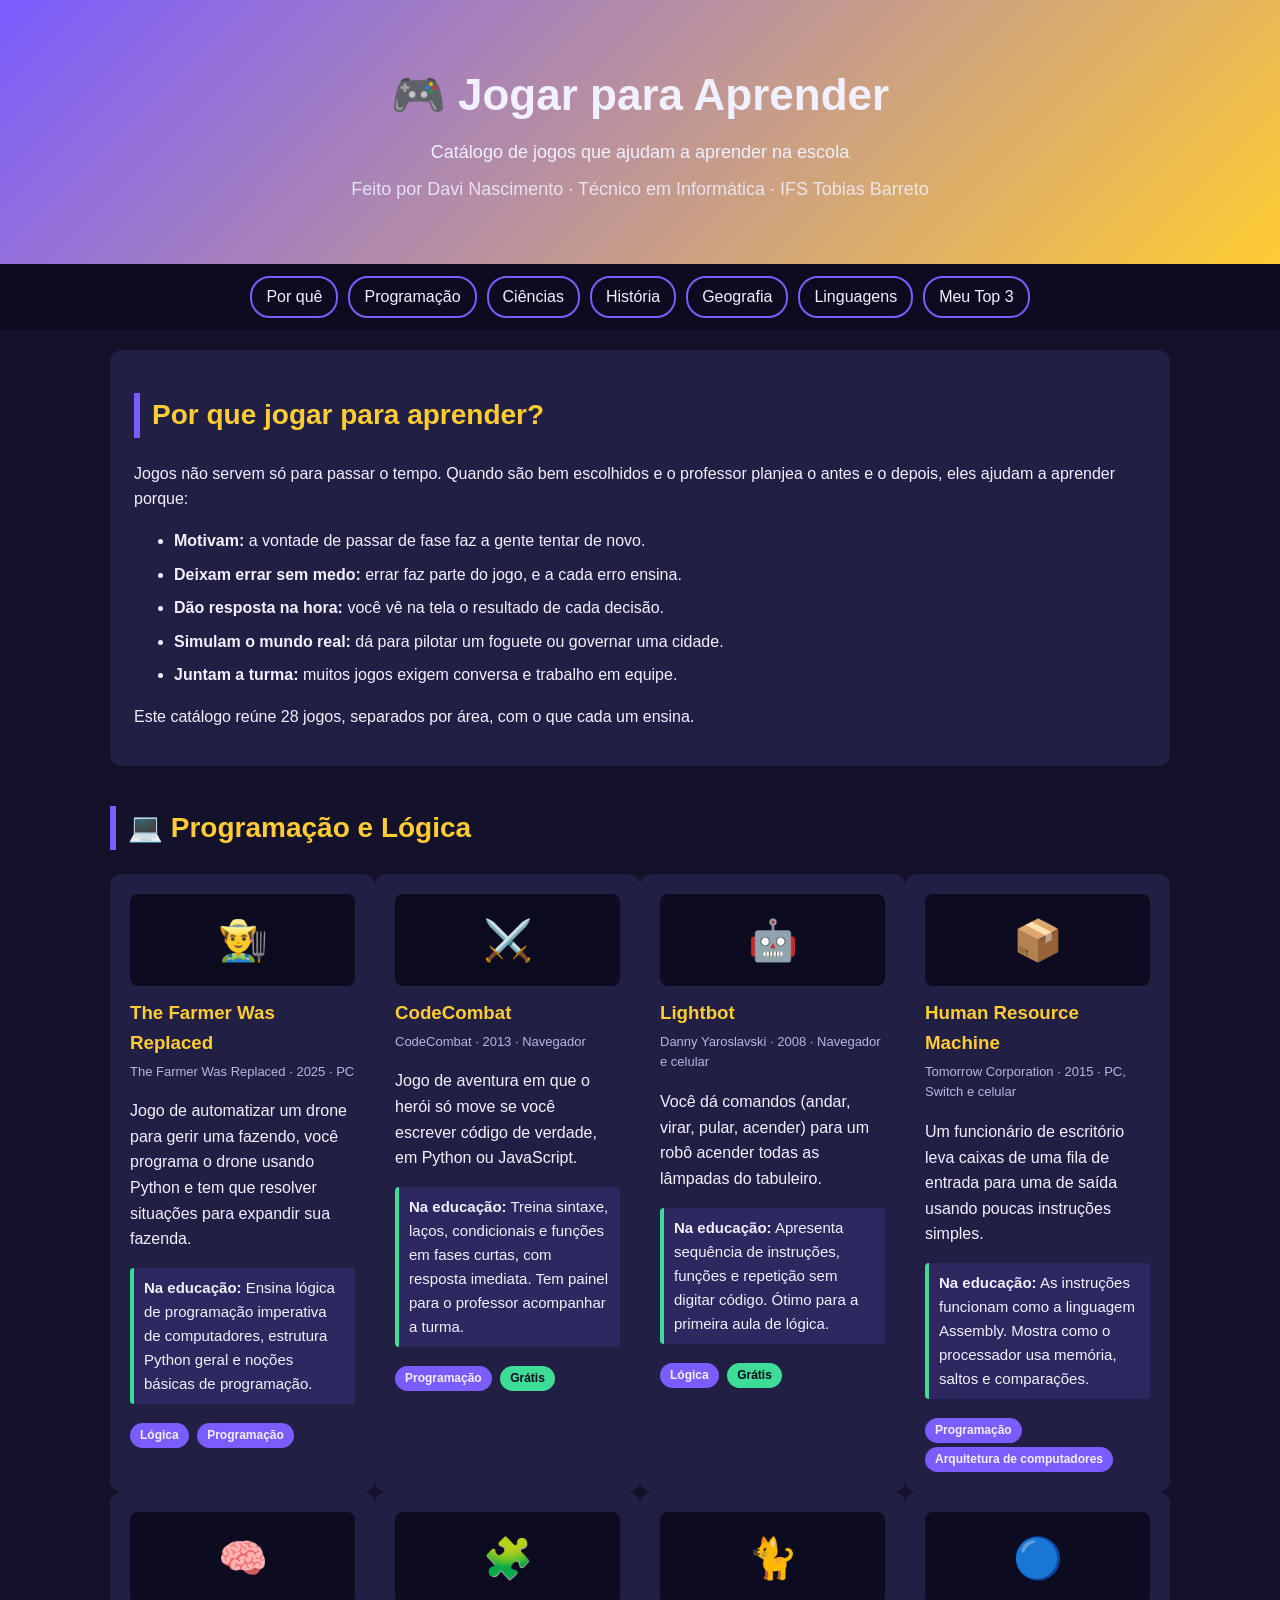
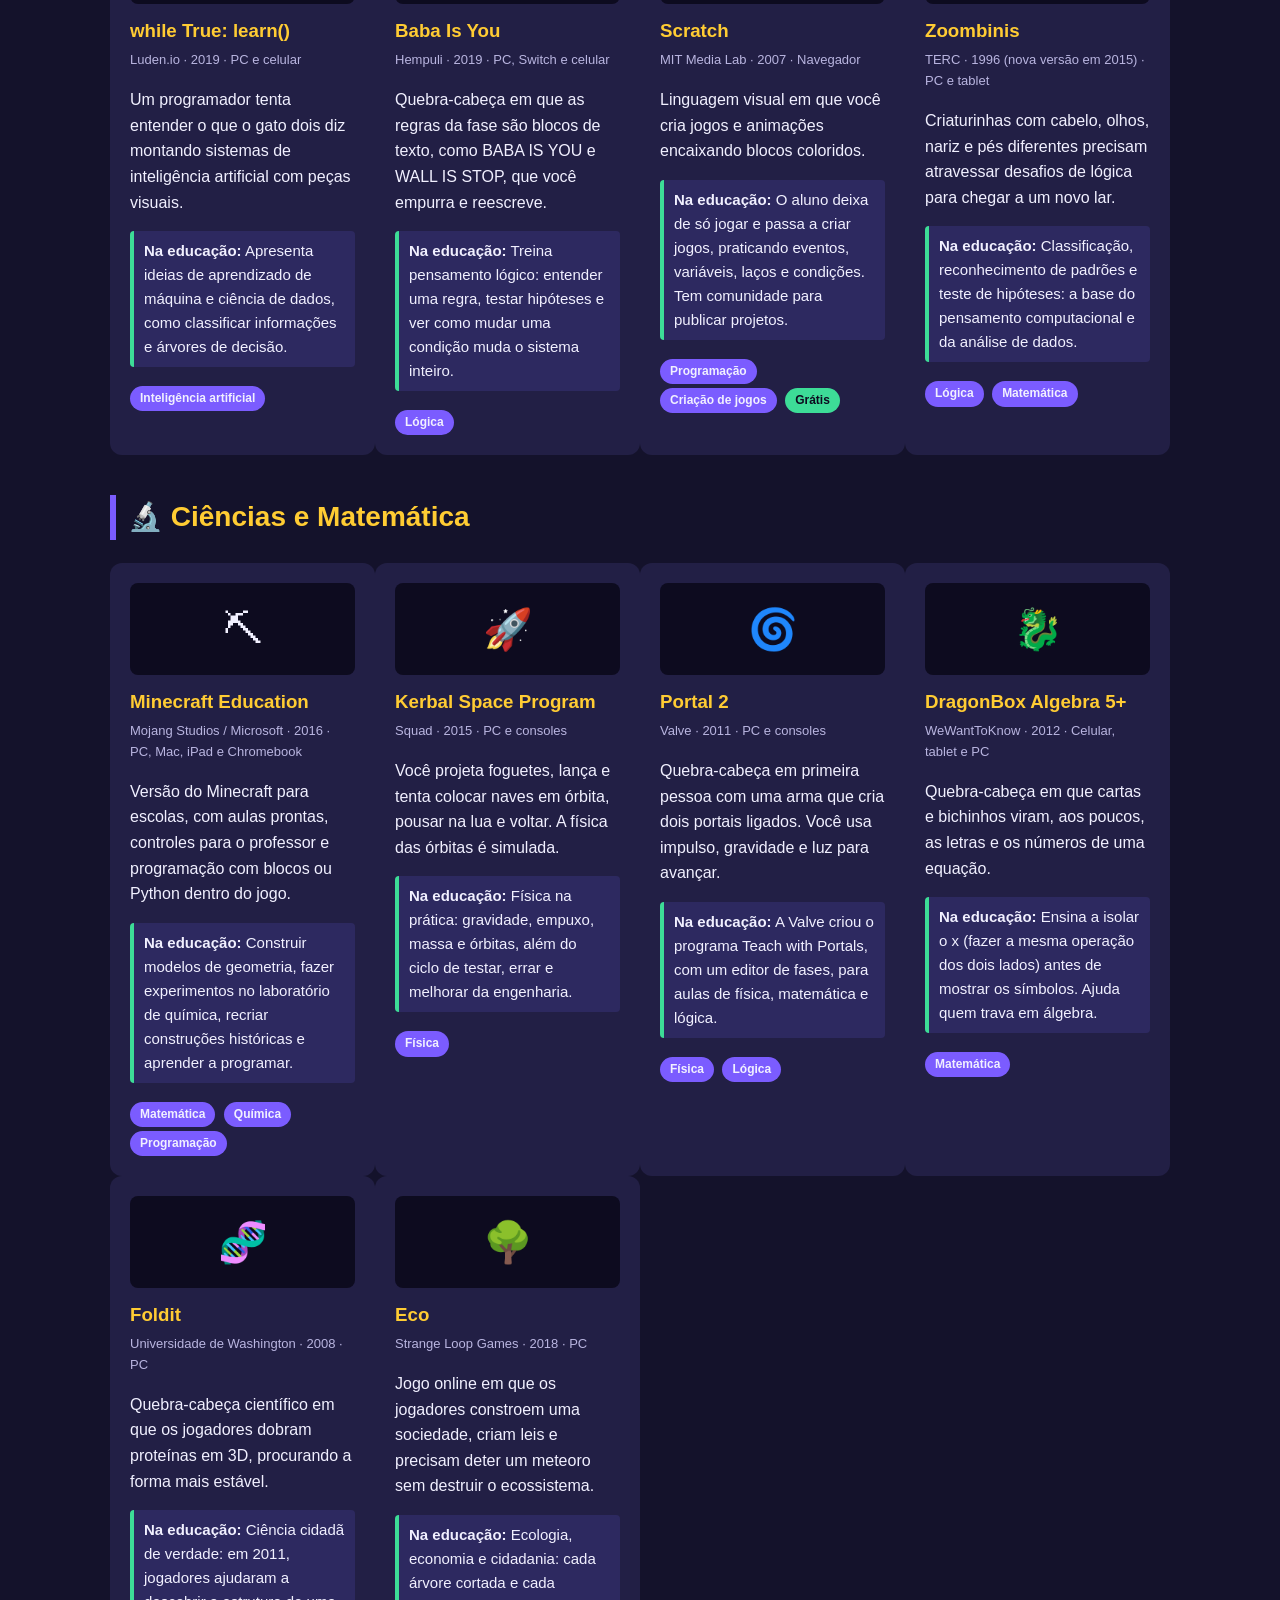
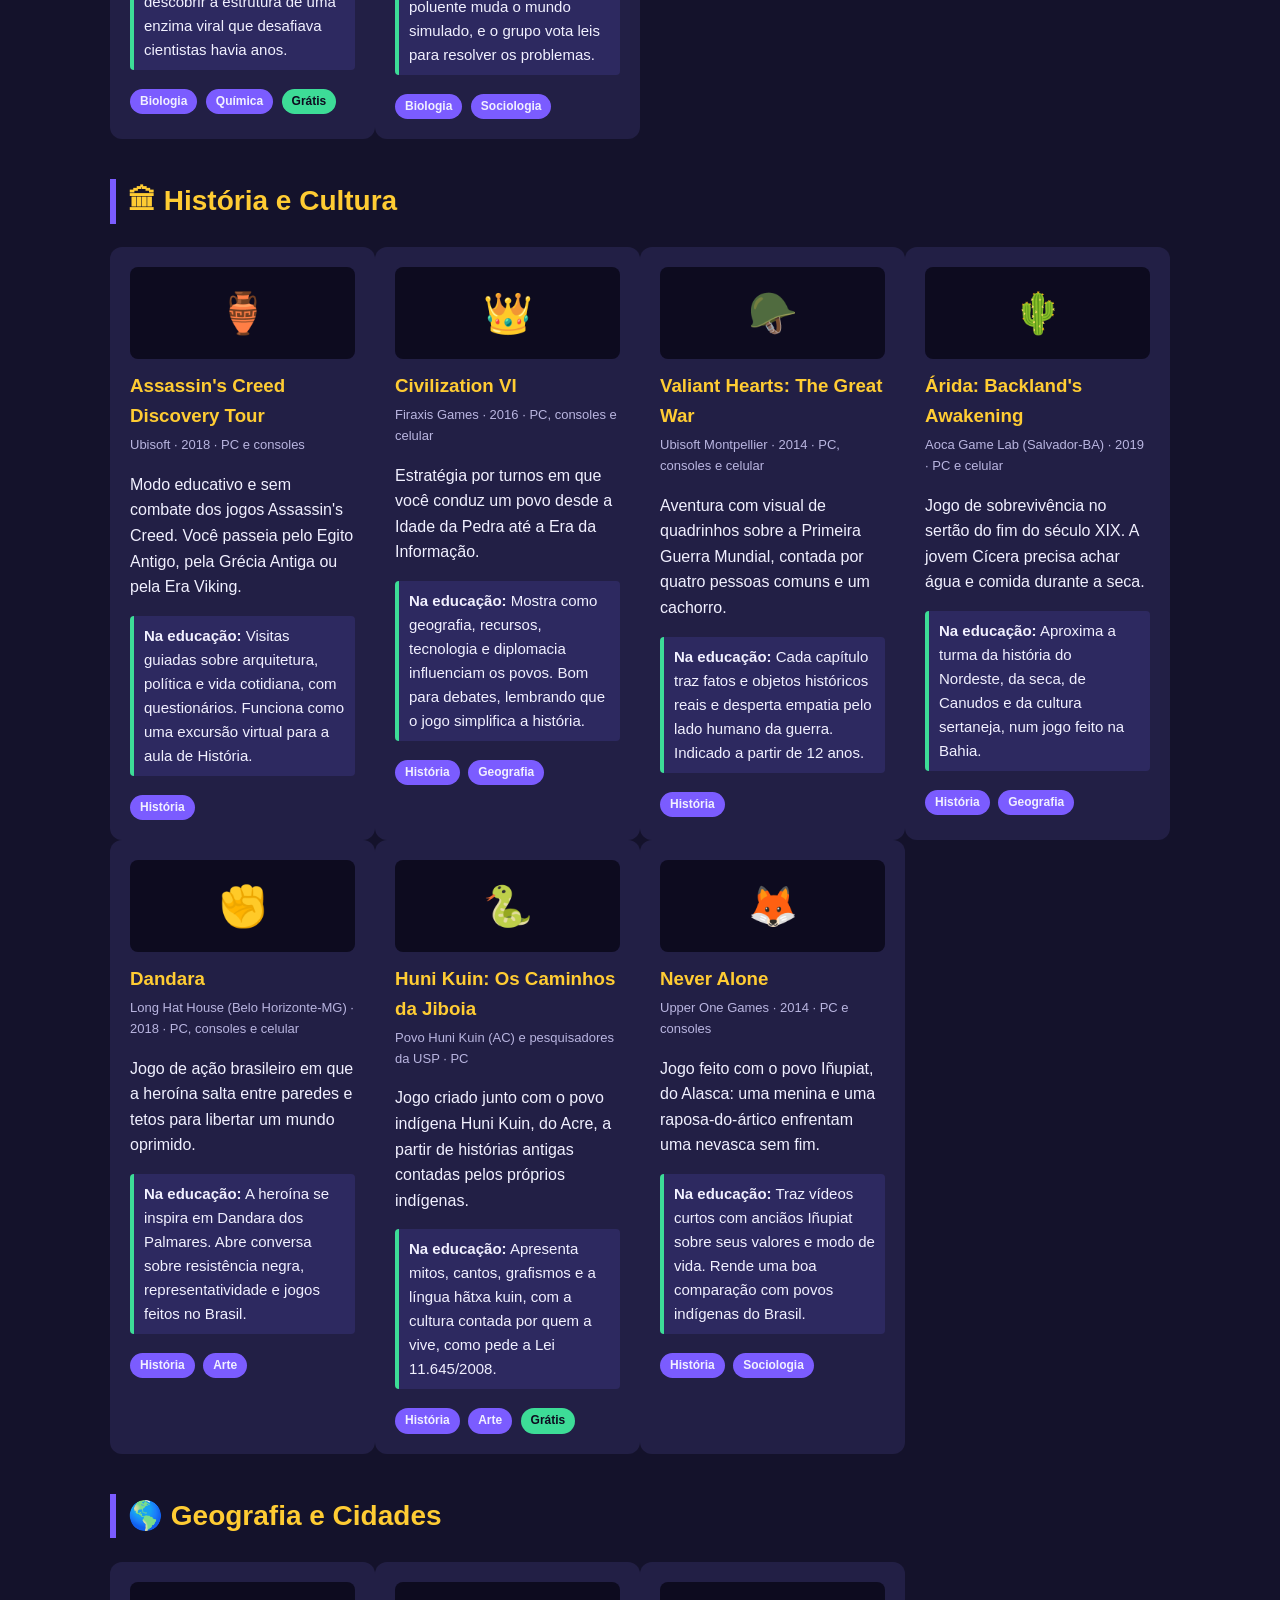
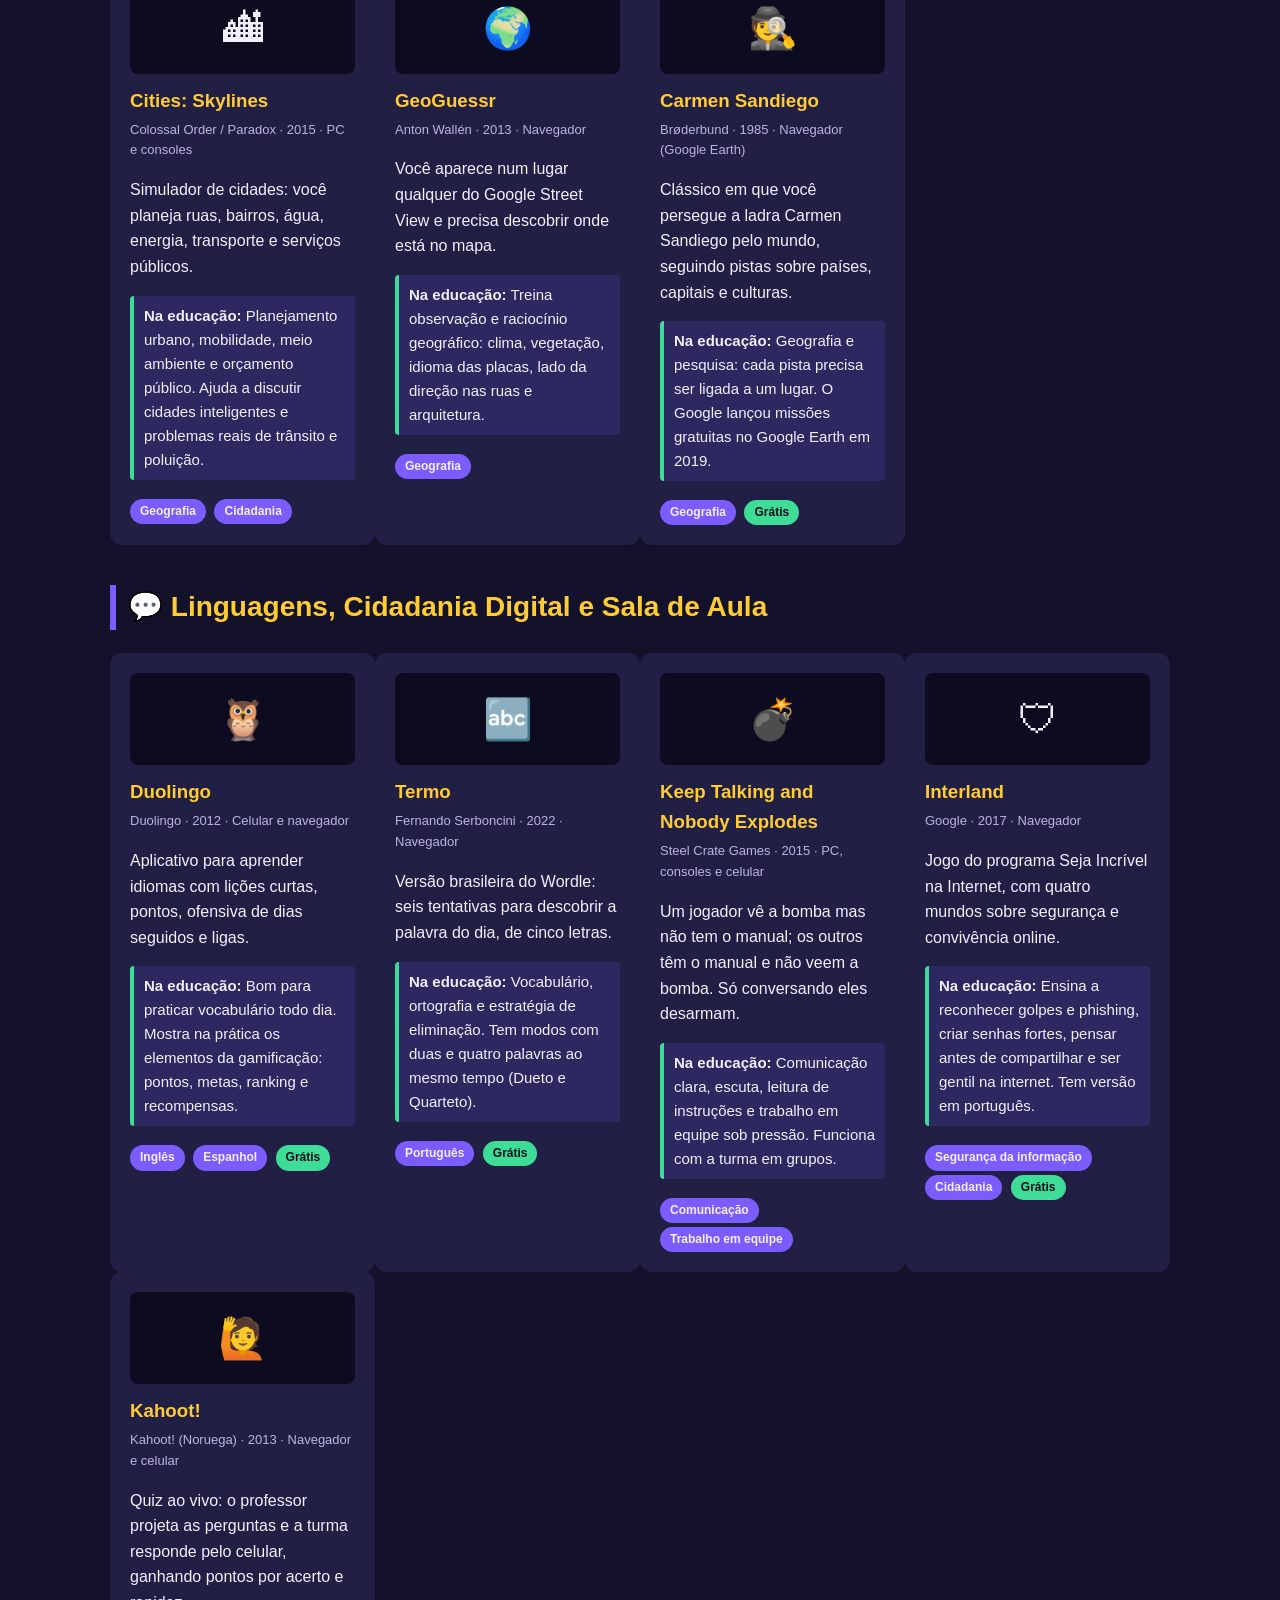
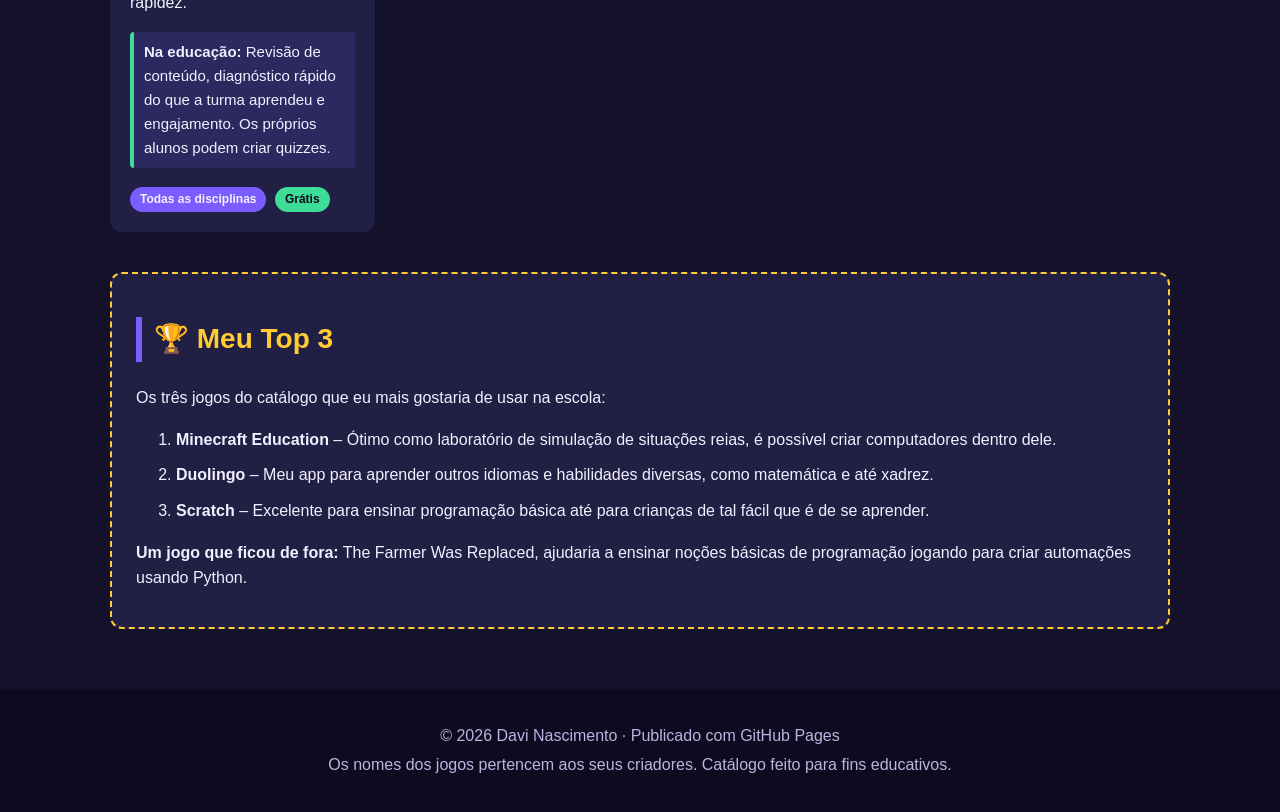
<file: index.html>
<!DOCTYPE html>
<!-- Eu sou um comentário que não aparece na página! -->
<!-- A tag <!DOCTYPE html> avisa ao navegador que é um arquivo HTML -->

<html lang="pt-BR">
    
<!-- A tag <head> guarda informações que não aparecem na página
    título da aba, os acentos e a ligação com o arquivo de estilo. -->
<head>
    <meta charset="UTF-8">
    <meta name="viewport" content="width=device-width, initial-scale=1.0">
    <title>Jogar para Aprender | Catálogo de jogos educativos</title>
    <link rel="stylesheet" href="estilo.css">
</head>

<!-- A tag <body> guarda todas informações que aparecem na página. -->
<body>
    
    <!-- A tag <header> é o cabeçalho da página,
        vai servir para aplicar um estilo css e criar de fato o cabeçalho. -->
    <header>
        <h1>🎮 Jogar para Aprender</h1>
        <p>Catálogo de jogos que ajudam a aprender na escola</p>
        <p class="autor">Feito por Davi Nascimento · Técnico em Informática · IFS Tobias Barreto</p>
    </header>

    <!-- A tag <nav> serve de menu de navegação. -->
    <nav>
        <!-- <a href="#porque"> é um link, # faz pular para a parte da página
            que tem id="#porque", por exemplo. -->
        <a href="#porque">Por quê</a>
        <a href="#programacao">Programação</a>
        <a href="#ciencias">Ciências</a>
        <a href="#historia">História</a>
        <a href="#geografia">Geografia</a>
        <a href="#linguagens">Linguagens</a>
        <a href="#top3">Meu Top 3</a>
    </nav>

    <!-- A tag <main> serve para guardar o conteúdo principal da página em si. -->
    <main>
        
        <!-- A tag <section> define uma parte da página. -->
        <!-- O id="porque" é o nome da section, usado pelo link "Por quê?" no menu. -->
        <!-- A class="intro" é um apelido para o CSS usar quando pintar essa section, -->
        <!-- o class pode ser repetido o id não. -->

        <section id="porque" class="intro">
            <h2>Por que jogar para aprender?</h2>
            <p>Jogos não servem só para passar o tempo. Quando são bem escolhidos e o professor planjea o
                antes e o depois, eles ajudam a aprender porque:
            </p>

            <!-- A tag <ul> cria uma lista não numerada. -->
            <!-- A tag <li> cri um item na lista. -->
            <!-- A tag <strong> deixa o texto em negrito. -->

            <ul>
                <li><strong>Motivam:</strong> a vontade de passar de fase faz a gente tentar de novo.</li>
                <li><strong>Deixam errar sem medo:</strong> errar faz parte do jogo, e a cada erro ensina.</li>
                <li><strong>Dão resposta na hora:</strong> você vê na tela o resultado de cada decisão.</li>
                <li><strong>Simulam o mundo real:</strong> dá para pilotar um foguete ou governar uma cidade.</li>
                <li><strong>Juntam a turma:</strong> muitos jogos exigem conversa e trabalho em equipe.</li>
            </ul>
            <p>Este catálogo reúne 28 jogos, separados por área, com o que cada um ensina.</p>
        </section>

        <section id="programacao">
            <h2>💻 Programação e Lógica</h2>
            <div class="grade">

                <article class="card">
                    <div class="capa">👨‍🌾</div>
                    <h3>The Farmer Was Replaced</h3>
                    <p class="meta">The Farmer Was Replaced · 2025 · PC</p>
                    <p>Jogo de automatizar um drone para gerir uma fazendo, você programa o drone usando Python e tem que resolver situações para expandir sua fazenda.</p>
                    <p class="edu"><strong>Na educação:</strong> Ensina lógica de programação imperativa de computadores, estrutura Python geral e noções básicas de programação.</p>
                    <div class="tags">
                        <span class="tag">Lógica</span>
                        <span class="tag">Programação</span>
                    </div>
                </article>
                
                <article class="card">
                    <div class="capa">⚔️</div>
                    <h3>CodeCombat</h3>
                    <p class="meta">CodeCombat · 2013 · Navegador</p>
                    <p>Jogo de aventura em que o herói só move se você escrever código de verdade, em Python ou JavaScript.</p>
                    <p class="edu"><strong>Na educação:</strong> Treina sintaxe, laços, condicionais e funções em fases curtas, com resposta imediata. Tem painel para o professor acompanhar a turma.</p>
                        <span class="tag">Programação</span>
                        <span class="tag gratis">Grátis</span>
                </article>

                <!-- Card 1: Lightbot -->
                <article class="card">
                    <div class="capa">🤖</div>
                    <h3>Lightbot</h3>
                    <p class="meta">Danny Yaroslavski · 2008 · Navegador e celular</p>
                    <p>Você dá comandos (andar, virar, pular, acender) para um robô acender todas as lâmpadas do tabuleiro.</p>
                    <p class="edu"><strong>Na educação:</strong> Apresenta sequência de instruções, funções e repetição sem digitar código. Ótimo para a primeira aula de lógica.</p>
                    <div class="tags">
                        <span class="tag">Lógica</span>
                        <span class="tag gratis">Grátis</span>
                    </div>
                </article>

                <!-- Card 2: Human Resource Machine -->
                <article class="card">
                    <div class="capa">📦</div>
                    <h3>Human Resource Machine</h3>
                    <p class="meta">Tomorrow Corporation · 2015 · PC, Switch e celular</p>
                    <p>Um funcionário de escritório leva caixas de uma fila de entrada para uma de saída usando poucas instruções simples.</p>
                    <p class="edu"><strong>Na educação:</strong> As instruções funcionam como a linguagem Assembly. Mostra como o processador usa memória, saltos e comparações.</p>
                    <div class="tags">
                        <span class="tag">Programação</span>
                        <span class="tag">Arquitetura de computadores</span>
                    </div>
                </article>

                <!-- Card 3: while True: learn() -->
                <article class="card">
                    <div class="capa">🧠</div>
                    <h3>while True: learn()</h3>
                    <p class="meta">Luden.io · 2019 · PC e celular</p>
                    <p>Um programador tenta entender o que o gato dois diz montando sistemas de inteligência artificial com peças visuais.</p>
                    <p class="edu"><strong>Na educação:</strong> Apresenta ideias de aprendizado de máquina e ciência de dados, como classificar informações e árvores de decisão.</p>
                    <div class="tags">
                        <span class="tag">Inteligência artificial</span>
                    </div>
                </article>

                <!-- Card 4: Baba Is You -->
                <article class="card">
                    <div class="capa">🧩</div>
                    <h3>Baba Is You</h3>
                    <p class="meta">Hempuli · 2019 · PC, Switch e celular</p>
                    <p>Quebra-cabeça em que as regras da fase são blocos de texto, como BABA IS YOU e WALL IS STOP, que você empurra e reescreve.</p>
                    <p class="edu"><strong>Na educação:</strong> Treina pensamento lógico: entender uma regra, testar hipóteses e ver como mudar uma condição muda o sistema inteiro.</p>
                    <div class="tags">
                        <span class="tag">Lógica</span>
                    </div>
                </article>

                <!-- Card 5: Scratch -->
                <article class="card">
                    <div class="capa">🐈</div>
                    <h3>Scratch</h3>
                    <p class="meta">MIT Media Lab · 2007 · Navegador</p>
                    <p>Linguagem visual em que você cria jogos e animações encaixando blocos coloridos.</p>
                    <p class="edu"><strong>Na educação:</strong> O aluno deixa de só jogar e passa a criar jogos, praticando eventos, variáveis, laços e condições. Tem comunidade para publicar projetos.</p>
                    <div class="tags">
                        <span class="tag">Programação</span>
                        <span class="tag">Criação de jogos</span>
                        <span class="tag gratis">Grátis</span>
                    </div>
                </article>

                <!-- Card 6: Zoombinis -->
                <article class="card">
                    <div class="capa">🔵</div>
                    <h3>Zoombinis</h3>
                    <p class="meta">TERC · 1996 (nova versão em 2015) · PC e tablet</p>
                    <p>Criaturinhas com cabelo, olhos, nariz e pés diferentes precisam atravessar desafios de lógica para chegar a um novo lar.</p>
                    <p class="edu"><strong>Na educação:</strong> Classificação, reconhecimento de padrões e teste de hipóteses: a base do pensamento computacional e da análise de dados.</p>
                    <div class="tags">
                        <span class="tag">Lógica</span>
                        <span class="tag">Matemática</span>
                    </div>
                </article>

            </div>
        </section>

        <!-- Ciências e Matemática -->

        <section id="ciencias">
        <h2>🔬 Ciências e Matemática</h2>
            <div class="grade">
                
                <!-- Card 1: Minecraft Education -->
                <article class="card">
                <div class="capa">⛏</div>
                <h3>Minecraft Education</h3>
                <p class="meta">Mojang Studios / Microsoft · 2016 · PC, Mac, iPad e Chromebook</p>
                <p>Versão do Minecraft para escolas, com aulas prontas, controles para o professor e programação com blocos ou Python dentro do jogo.</p>
                <p class="edu"><strong>Na educação:</strong> Construir modelos de geometria, fazer experimentos no laboratório de química, recriar construções históricas e aprender a programar.</p>
                <div class="tags">
                    <span class="tag">Matemática</span>
                    <span class="tag">Química</span>
                    <span class="tag">Programação</span>
                </div>
                </article>

                <!-- Card 2: Kerbal Space Program -->
                <article class="card">
                <div class="capa">🚀</div>
                <h3>Kerbal Space Program</h3>
                <p class="meta">Squad · 2015 · PC e consoles</p>
                <p>Você projeta foguetes, lança e tenta colocar naves em órbita, pousar na lua e voltar. A física das órbitas é simulada.</p>
                <p class="edu"><strong>Na educação:</strong> Física na prática: gravidade, empuxo, massa e órbitas, além do ciclo de testar, errar e melhorar da engenharia.</p>
                <div class="tags">
                    <span class="tag">Física</span>
                </div>
                </article>

                <!-- Card 3: Portal 2 -->
                <article class="card">
                <div class="capa">🌀</div>
                <h3>Portal 2</h3>
                <p class="meta">Valve · 2011 · PC e consoles</p>
                <p>Quebra-cabeça em primeira pessoa com uma arma que cria dois portais ligados. Você usa impulso, gravidade e luz para avançar.</p>
                <p class="edu"><strong>Na educação:</strong> A Valve criou o programa Teach with Portals, com um editor de fases, para aulas de física, matemática e lógica.</p>
                <div class="tags">
                    <span class="tag">Física</span>
                    <span class="tag">Lógica</span>
                </div>
                </article>

                <!-- Card 4: DragonBox Algebra 5+ -->
                <article class="card">
                <div class="capa">🐉</div>
                <h3>DragonBox Algebra 5+</h3>
                <p class="meta">WeWantToKnow · 2012 · Celular, tablet e PC</p>
                <p>Quebra-cabeça em que cartas e bichinhos viram, aos poucos, as letras e os números de uma equação.</p>
                <p class="edu"><strong>Na educação:</strong> Ensina a isolar o x (fazer a mesma operação dos dois lados) antes de mostrar os símbolos. Ajuda quem trava em álgebra.</p>
                <div class="tags">
                    <span class="tag">Matemática</span>
                </div>
                </article>

                <!-- Card 5: Foldit -->
                <article class="card">
                <div class="capa">🧬</div>
                <h3>Foldit</h3>
                <p class="meta">Universidade de Washington · 2008 · PC</p>
                <p>Quebra-cabeça científico em que os jogadores dobram proteínas em 3D, procurando a forma mais estável.</p>
                <p class="edu"><strong>Na educação:</strong> Ciência cidadã de verdade: em 2011, jogadores ajudaram a descobrir a estrutura de uma enzima viral que desafiava cientistas havia anos.</p>
                <div class="tags">
                    <span class="tag">Biologia</span>
                    <span class="tag">Química</span>
                    <span class="tag gratis">Grátis</span>
                </div>
                </article>

                <!-- Card 6: Eco -->
                <article class="card">
                <div class="capa">🌳</div>
                <h3>Eco</h3>
                <p class="meta">Strange Loop Games · 2018 · PC</p>
                <p>Jogo online em que os jogadores constroem uma sociedade, criam leis e precisam deter um meteoro sem destruir o ecossistema.</p>
                <p class="edu"><strong>Na educação:</strong> Ecologia, economia e cidadania: cada árvore cortada e cada poluente muda o mundo simulado, e o grupo vota leis para resolver os problemas.</p>
                <div class="tags">
                    <span class="tag">Biologia</span>
                    <span class="tag">Sociologia</span>
                </div>
                </article>

            </div>
        </section>

        <!-- História e Cultura -->

        <section id="historia">
        <h2>🏛 História e Cultura</h2>
            <div class="grade">
                
                <!-- Card 1: Assassin's Creed Discovery Tour -->
                <article class="card">
                <div class="capa">🏺</div>
                <h3>Assassin's Creed Discovery Tour</h3>
                <p class="meta">Ubisoft · 2018 · PC e consoles</p>
                <p>Modo educativo e sem combate dos jogos Assassin's Creed. Você passeia pelo Egito Antigo, pela Grécia Antiga ou pela Era Viking.</p>
                <p class="edu"><strong>Na educação:</strong> Visitas guiadas sobre arquitetura, política e vida cotidiana, com questionários. Funciona como uma excursão virtual para a aula de História.</p>
                <div class="tags">
                    <span class="tag">História</span>
                </div>
                </article>

                <!-- Card 2: Civilization VI -->
                <article class="card">
                <div class="capa">👑</div>
                <h3>Civilization VI</h3>
                <p class="meta">Firaxis Games · 2016 · PC, consoles e celular</p>
                <p>Estratégia por turnos em que você conduz um povo desde a Idade da Pedra até a Era da Informação.</p>
                <p class="edu"><strong>Na educação:</strong> Mostra como geografia, recursos, tecnologia e diplomacia influenciam os povos. Bom para debates, lembrando que o jogo simplifica a história.</p>
                <div class="tags">
                    <span class="tag">História</span>
                    <span class="tag">Geografia</span>
                </div>
                </article>

                <!-- Card 3: Valiant Hearts: The Great War -->
                <article class="card">
                <div class="capa">🪖</div>
                <h3>Valiant Hearts: The Great War</h3>
                <p class="meta">Ubisoft Montpellier · 2014 · PC, consoles e celular</p>
                <p>Aventura com visual de quadrinhos sobre a Primeira Guerra Mundial, contada por quatro pessoas comuns e um cachorro.</p>
                <p class="edu"><strong>Na educação:</strong> Cada capítulo traz fatos e objetos históricos reais e desperta empatia pelo lado humano da guerra. Indicado a partir de 12 anos.</p>
                <div class="tags">
                    <span class="tag">História</span>
                </div>
                </article>

                <!-- Card 4: Árida: Backland's Awakening -->
                <article class="card">
                <div class="capa">🌵</div>
                <h3>Árida: Backland's Awakening</h3>
                <p class="meta">Aoca Game Lab (Salvador-BA) · 2019 · PC e celular</p>
                <p>Jogo de sobrevivência no sertão do fim do século XIX. A jovem Cícera precisa achar água e comida durante a seca.</p>
                <p class="edu"><strong>Na educação:</strong> Aproxima a turma da história do Nordeste, da seca, de Canudos e da cultura sertaneja, num jogo feito na Bahia.</p>
                <div class="tags">
                    <span class="tag">História</span>
                    <span class="tag">Geografia</span>
                </div>
                </article>

                <!-- Card 5: Dandara -->
                <article class="card">
                <div class="capa">✊</div>
                <h3>Dandara</h3>
                <p class="meta">Long Hat House (Belo Horizonte-MG) · 2018 · PC, consoles e celular</p>
                <p>Jogo de ação brasileiro em que a heroína salta entre paredes e tetos para libertar um mundo oprimido.</p>
                <p class="edu"><strong>Na educação:</strong> A heroína se inspira em Dandara dos Palmares. Abre conversa sobre resistência negra, representatividade e jogos feitos no Brasil.</p>
                <div class="tags">
                    <span class="tag">História</span>
                    <span class="tag">Arte</span>
                </div>
                </article>

                <!-- Card 6: Huni Kuin: Os Caminhos da Jiboia -->
                <article class="card">
                <div class="capa">🐍</div>
                <h3>Huni Kuin: Os Caminhos da Jiboia</h3>
                <p class="meta">Povo Huni Kuin (AC) e pesquisadores da USP · PC</p>
                <p>Jogo criado junto com o povo indígena Huni Kuin, do Acre, a partir de histórias antigas contadas pelos próprios indígenas.</p>
                <p class="edu"><strong>Na educação:</strong> Apresenta mitos, cantos, grafismos e a língua hãtxa kuin, com a cultura contada por quem a vive, como pede a Lei 11.645/2008.</p>
                <div class="tags">
                    <span class="tag">História</span>
                    <span class="tag">Arte</span>
                    <span class="tag gratis">Grátis</span>
                </div>
                </article>

                <!-- Card 7: Never Alone -->
                <article class="card">
                <div class="capa">🦊</div>
                <h3>Never Alone</h3>
                <p class="meta">Upper One Games · 2014 · PC e consoles</p>
                <p>Jogo feito com o povo Iñupiat, do Alasca: uma menina e uma raposa-do-ártico enfrentam uma nevasca sem fim.</p>
                <p class="edu"><strong>Na educação:</strong> Traz vídeos curtos com anciãos Iñupiat sobre seus valores e modo de vida. Rende uma boa comparação com povos indígenas do Brasil.</p>
                <div class="tags">
                    <span class="tag">História</span>
                    <span class="tag">Sociologia</span>
                </div>
                </article>

            </div>
        </section>

        <!-- Geografia e Cidades -->

        <section id="geografia">
        <h2>🌎 Geografia e Cidades</h2>
            <div class="grade">
                
                <!-- Card 1: Cities: Skylines -->
                <article class="card">
                <div class="capa">🏙</div>
                <h3>Cities: Skylines</h3>
                <p class="meta">Colossal Order / Paradox · 2015 · PC e consoles</p>
                <p>Simulador de cidades: você planeja ruas, bairros, água, energia, transporte e serviços públicos.</p>
                <p class="edu"><strong>Na educação:</strong> Planejamento urbano, mobilidade, meio ambiente e orçamento público. Ajuda a discutir cidades inteligentes e problemas reais de trânsito e poluição.</p>
                <div class="tags">
                    <span class="tag">Geografia</span>
                    <span class="tag">Cidadania</span>
                </div>
                </article>

                <!-- Card 2: GeoGuessr -->
                <article class="card">
                <div class="capa">🌍</div>
                <h3>GeoGuessr</h3>
                <p class="meta">Anton Wallén · 2013 · Navegador</p>
                <p>Você aparece num lugar qualquer do Google Street View e precisa descobrir onde está no mapa.</p>
                <p class="edu"><strong>Na educação:</strong> Treina observação e raciocínio geográfico: clima, vegetação, idioma das placas, lado da direção nas ruas e arquitetura.</p>
                <div class="tags">
                    <span class="tag">Geografia</span>
                </div>
                </article>

                <!-- Card 3: Carmen Sandiego -->
                <article class="card">
                <div class="capa">🕵</div>
                <h3>Carmen Sandiego</h3>
                <p class="meta">Brøderbund · 1985 · Navegador (Google Earth)</p>
                <p>Clássico em que você persegue a ladra Carmen Sandiego pelo mundo, seguindo pistas sobre países, capitais e culturas.</p>
                <p class="edu"><strong>Na educação:</strong> Geografia e pesquisa: cada pista precisa ser ligada a um lugar. O Google lançou missões gratuitas no Google Earth em 2019.</p>
                <div class="tags">
                    <span class="tag">Geografia</span>
                    <span class="tag gratis">Grátis</span>
                </div>
                </article>

            </div>
        </section>

        <!-- Linguagens, Cidadania Digital e Sala de Aula -->

       <section id="linguagens">
        <h2>💬 Linguagens, Cidadania Digital e Sala de Aula</h2>
            <div class="grade">
                
                <!-- Card 1: Duolingo -->
                <article class="card">
                <div class="capa">🦉</div>
                <h3>Duolingo</h3>
                <p class="meta">Duolingo · 2012 · Celular e navegador</p>
                <p>Aplicativo para aprender idiomas com lições curtas, pontos, ofensiva de dias seguidos e ligas.</p>
                <p class="edu"><strong>Na educação:</strong> Bom para praticar vocabulário todo dia. Mostra na prática os elementos da gamificação: pontos, metas, ranking e recompensas.</p>
                <div class="tags">
                    <span class="tag">Inglês</span>
                    <span class="tag">Espanhol</span>
                    <span class="tag gratis">Grátis</span>
                </div>
                </article>

                <!-- Card 2: Termo -->
                <article class="card">
                <div class="capa">🔤</div>
                <h3>Termo</h3>
                <p class="meta">Fernando Serboncini · 2022 · Navegador</p>
                <p>Versão brasileira do Wordle: seis tentativas para descobrir a palavra do dia, de cinco letras.</p>
                <p class="edu"><strong>Na educação:</strong> Vocabulário, ortografia e estratégia de eliminação. Tem modos com duas e quatro palavras ao mesmo tempo (Dueto e Quarteto).</p>
                <div class="tags">
                    <span class="tag">Português</span>
                    <span class="tag gratis">Grátis</span>
                </div>
                </article>

                <!-- Card 3: Keep Talking and Nobody Explodes -->
                <article class="card">
                <div class="capa">💣</div>
                <h3>Keep Talking and Nobody Explodes</h3>
                <p class="meta">Steel Crate Games · 2015 · PC, consoles e celular</p>
                <p>Um jogador vê a bomba mas não tem o manual; os outros têm o manual e não veem a bomba. Só conversando eles desarmam.</p>
                <p class="edu"><strong>Na educação:</strong> Comunicação clara, escuta, leitura de instruções e trabalho em equipe sob pressão. Funciona com a turma em grupos.</p>
                <div class="tags">
                    <span class="tag">Comunicação</span>
                    <span class="tag">Trabalho em equipe</span>
                </div>
                </article>

                <!-- Card 4: Interland -->
                <article class="card">
                <div class="capa">🛡</div>
                <h3>Interland</h3>
                <p class="meta">Google · 2017 · Navegador</p>
                <p>Jogo do programa Seja Incrível na Internet, com quatro mundos sobre segurança e convivência online.</p>
                <p class="edu"><strong>Na educação:</strong> Ensina a reconhecer golpes e phishing, criar senhas fortes, pensar antes de compartilhar e ser gentil na internet. Tem versão em português.</p>
                <div class="tags">
                    <span class="tag">Segurança da informação</span>
                    <span class="tag">Cidadania</span>
                    <span class="tag gratis">Grátis</span>
                </div>
                </article>

                <!-- Card 5: Kahoot! -->
                <article class="card">
                <div class="capa">🙋</div>
                <h3>Kahoot!</h3>
                <p class="meta">Kahoot! (Noruega) · 2013 · Navegador e celular</p>
                <p>Quiz ao vivo: o professor projeta as perguntas e a turma responde pelo celular, ganhando pontos por acerto e rapidez.</p>
                <p class="edu"><strong>Na educação:</strong> Revisão de conteúdo, diagnóstico rápido do que a turma aprendeu e engajamento. Os próprios alunos podem criar quizzes.</p>
                <div class="tags">
                    <span class="tag">Todas as disciplinas</span>
                    <span class="tag gratis">Grátis</span>
                </div>
                </article>

            </div>
        </section>

        <section id="top3" class="top3">
            <h2>🏆 Meu Top 3</h2>
            <p>Os três jogos do catálogo que eu mais gostaria de usar na escola:</p>
            <ol>
                <li><strong>Minecraft Education</strong> – Ótimo como laboratório de simulação de situações reias, é possível criar computadores dentro dele.</li>
                <li><strong>Duolingo</strong> – Meu app para aprender outros idiomas e habilidades diversas, como matemática e até xadrez.</li>
                <li><strong>Scratch</strong> – Excelente para ensinar programação básica até para crianças de tal fácil que é de se aprender.</li>
            </ol>
            <p><strong>Um jogo que ficou de fora:</strong> The Farmer Was Replaced, ajudaria a ensinar noções básicas de programação jogando para criar automações usando Python.</p>
        </section>

    </main>

    <!-- A tag <footer> serve como rodapé da página. -->
    <footer>
        <p>© 2026 Davi Nascimento · Publicado com GitHub Pages</p>
        <p>Os nomes dos jogos pertencem aos seus criadores. Catálogo feito para fins educativos.</p>
    </footer>

</body>
</html>
</file>
<file: estilo.css>
/* ==== ETAPA 1 - VARIÁVEIS DE COR E BASE ==== */
:root {
    --fundo: #14122b;
    --cartao: #221f45;
    --texto: #f1f0ff;
    --suave: #b9b5e0;
    --destaque: #ffcc33;
    --roxo: #7b5cff;
    --verde: #3ddc97;
}

* {
    box-sizing: border-box;
}

body {
    margin: 0;
    font-family: "Trebuchet MS", Arial, sans-serif;
    background-color: var(--fundo);
    color: var(--texto);
    line-height: 1.6;
}

main {
    max-width: 1100px;
    margin: 0 auto;
    padding: 20px;
}

section {
    margin-bottom: 40px;
    scroll-margin-top: 70px;
}

h2 {
    color: var(--destaque);
    font-size: 28px;
    border-left: 6px solid var(--roxo);
    padding-left: 12px;
}

/* ==== ETAPA 2 - CABEÇALHO E MENU ==== */
header {
    text-align: center;
    padding: 60px 20px;
    background: linear-gradient(135deg, #7b5cff, var(--destaque));
}

header h1 {
    margin: 0;
    font-size: 44px;
    text-shadow: 3px epx 0 #14122b;
}

header p {
    margin: 8px 0 0;
    font-size: 18px;
}

.autor {
    opacity: 0.85;
}

nav {
    position: sticky;
    top: 0;
    display: flex;
    flex-wrap: wrap;
    justify-content: center;
    gap: 10px;
    padding: 12px;
    background-color: #0d0b1f;
}

nav a {
    color: var(--texto);
    text-decoration: none;
    padding: 6px 14px;
    border: 2px solid var(--roxo);
    border-radius: 20px;
}

nav a:hover {
    background-color: var(--roxo);
}

/* ==== ETAPA 3 - INTRODUÇÃO E GRADE DE CARDS ==== */
.intro {
    background-color: var(--cartao);
    padding: 20px 24px;
    border-radius: 12px;
}

.intro li {
    margin-bottom: 8px;
}

.grade {
    display: grid;
    grid-template-columns: repeat(auto-fill, minmax(250px , 1fr));
}

/* ==== ETAPA 4 - CARD, HOVER E ETIQUETAS ==== */
.card {
    background-color: var(--cartao);
    padding: 18px;
    border-radius: 12px;
    border: 2px solid transparent;
    transition: transform 0.2s, border-color 0.2s;
}

.card:hover {
    transform: translateY(-6px);
    border-color: var(--destaque);
}

.capa {
    font-size: 40px;
    text-align: center;
    padding: 14px;
    background-color: #0d0b1f;
    border-radius: 8px;
}

.card h3 {
    margin: 12px 0 4px;
    color: var(--destaque);
}

.meta {
    margin: 0 0 8px;
    font-size: 13px;
    color: var(--suave);
}

.edu {
    background-color: #2d2960;
    border-left: 4px solid var(--verde);
    padding: 8px 10px;
    border-radius: 4px;
    font-size: 15px;
}

.tag {
    display: inline-block;
    margin: 4px 4px 0 0;
    padding: 3px 10px;
    font-size: 12px;
    font-weight: bold;
    background-color: var(--roxo);
    border-radius: 20px;
}

.tag.gratis {
    background-color: var(--verde);
    color: #0d0b1f;
}

/* ===== ETAPA 5 — TOP 3, RODAPÉ E CELULAR ===== */
.top3 {
    background-color: var(--cartao);
    border: 2px dashed var(--destaque);
    border-radius: 12px;
    padding: 20px 24px;
}

.top3 li {
    margin-bottom: 10px;
}

footer {
    text-align: center;
    padding: 30px 20px;
    color: var(--suave);
    background-color: #0d0b1f;
}

footer p {
    margin: 4px 0;
}

@media (max-width: 600px) {
    header {
        padding: 40px 16px;
    }

    header h1 {
        font-size: 30px;
    }

    h2 {
        font-size: 22px;
    }
}
</file>
